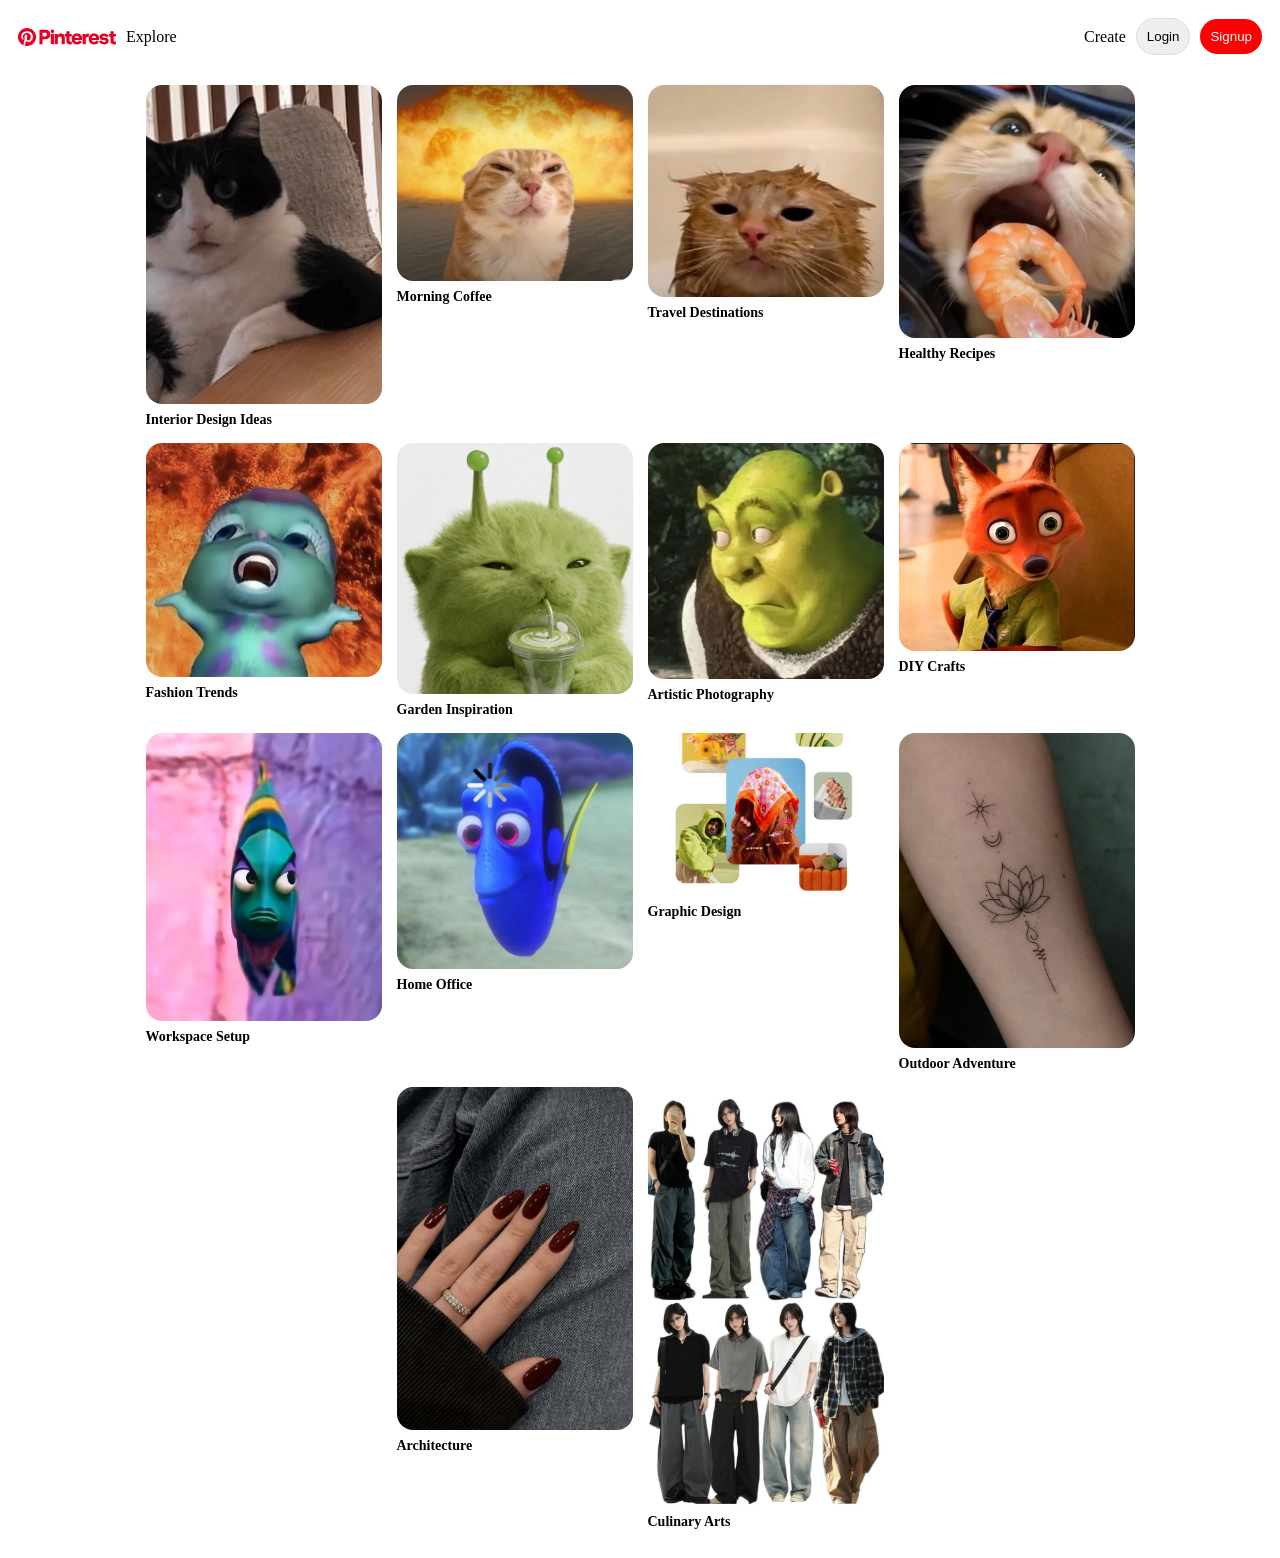
<file: index.html>
<!DOCTYPE html>
<html lang="en">
<head>
    <meta charset="UTF-8">
    <meta name="viewport" content="width=device-width, initial-scale=1.0">
    <title>Pinterest</title>
    <link rel="stylesheet" href="style.css">
    <link rel="stylesheet" href="home.css">
</head>
<body>
    <header>
        <a href="index.html"><img src="assets/logo.svg"/></a>
        <a href="explore.html" class="cursor-pointer">Explore</a>
        <div class="flex-1"></div>
        <a href="create.html" class="cursor-pointer">Create</a>
        <a href="login.html">
            <button class="">Login</button>
        </a>
        <a href="register.html">
            <button class="sign-up-button">Signup</button>
        </a>
    </header>
    
    <main>
        <div class="feed-container">
            <div class="pin">
                <img src="assets/p1.jpg" class="pin-image" />
                <div class="pin-title">Interior Design Ideas</div>
            </div>
            <div class="pin">
                <img src="assets/p2.jpg" class="pin-image" />
                <div class="pin-title">Morning Coffee</div>
            </div>
            <div class="pin">
                <img src="assets/p3.jpg" class="pin-image" />
                <div class="pin-title">Travel Destinations</div>
            </div>
            <div class="pin">
                <img src="assets/p4.jpg" class="pin-image" />
                <div class="pin-title">Healthy Recipes</div>
            </div>
            <div class="pin">
                <img src="assets/p5.jpg" class="pin-image" />
                <div class="pin-title">Fashion Trends</div>
            </div>
            <div class="pin">
                <img src="assets/p6.jpg" class="pin-image" />
                <div class="pin-title">Garden Inspiration</div>
            </div>
            <div class="pin">
                <img src="assets/p7.jpg" class="pin-image" />
                <div class="pin-title">Artistic Photography</div>
            </div>
            <div class="pin">
                <img src="assets/p8.jpg" class="pin-image" />
                <div class="pin-title">DIY Crafts</div>
            </div>
            <div class="pin">
                <img src="assets/p9.jpg" class="pin-image" />
                <div class="pin-title">Workspace Setup</div>
            </div>
            <div class="pin">
                <img src="assets/p10.jpg" class="pin-image" />
                <div class="pin-title">Home Office</div>
            </div>
            <div class="pin">
                <img src="assets/p11.png" class="pin-image" />
                <div class="pin-title">Graphic Design</div>
            </div>
            <div class="pin">
                <img src="assets/pic1.jpg" class="pin-image" />
                <div class="pin-title">Outdoor Adventure</div>
            </div>
            <div class="pin">
                <img src="assets/pic2.jpg" class="pin-image" />
                <div class="pin-title">Architecture</div>
            </div>
            <div class="pin">
                <img src="assets/pic3.jpg" class="pin-image" />
                <div class="pin-title">Culinary Arts</div>
            </div>
        </div>
    </main>
</body>
</html>
</file>
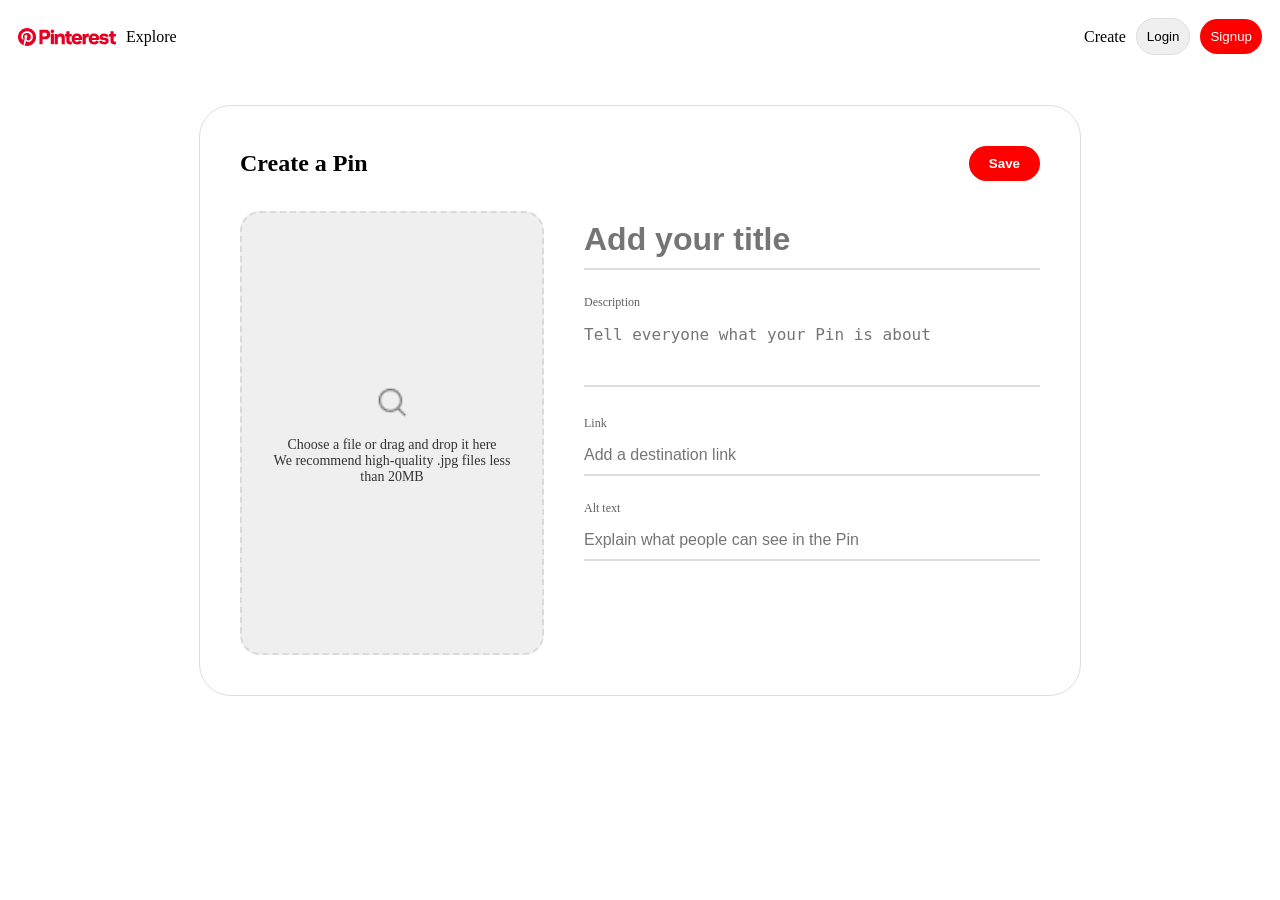
<file: create.html>
<!DOCTYPE html>
<html lang="en">
<head>
    <meta charset="UTF-8">
    <meta name="viewport" content="width=device-width, initial-scale=1.0">
    <title>Create Pin - Pinterest</title>
    <link rel="stylesheet" href="style.css">
    <link rel="stylesheet" href="create.css">
</head>
<body>
    <header>
        <a href="index.html"><img src="assets/logo.svg"/></a>
        <a href="explore.html" class="cursor-pointer">Explore</a>
        <div class="flex-1"></div>
        <a href="create.html" class="cursor-pointer">Create</a>
        <a href="login.html">
            <button class="">Login</button>
        </a>
        <a href="register.html">
            <button class="sign-up-button">Signup</button>
        </a>
    </header>

    <main>
        <div class="create-container">
            <div class="create-header">
                <div class="create-title">Create a Pin</div>
                <button class="save-button">Save</button>
            </div>

            <div class="create-content">
                <div class="upload-column">
                    <div class="upload-box">
                        <img src="assets/search.png" class="upload-icon" />
                        <div class="upload-text">Choose a file or drag and drop it here</div>
                        <div class="upload-text">We recommend high-quality .jpg files less than 20MB</div>
                    </div>
                </div>

                <div class="form-column">
                    <div>
                        <input type="text" class="create-input create-input-large" placeholder="Add your title" />
                    </div>
                    
                    <div>
                        <label class="input-label">Description</label>
                        <textarea class="create-textarea" placeholder="Tell everyone what your Pin is about"></textarea>
                    </div>

                    <div>
                        <label class="input-label">Link</label>
                        <input type="text" class="create-input" placeholder="Add a destination link" />
                    </div>

                    <div>
                        <label class="input-label">Alt text</label>
                        <input type="text" class="create-input" placeholder="Explain what people can see in the Pin" />
                    </div>
                </div>
            </div>
        </div>
    </main>
</body>
</html>
</file>
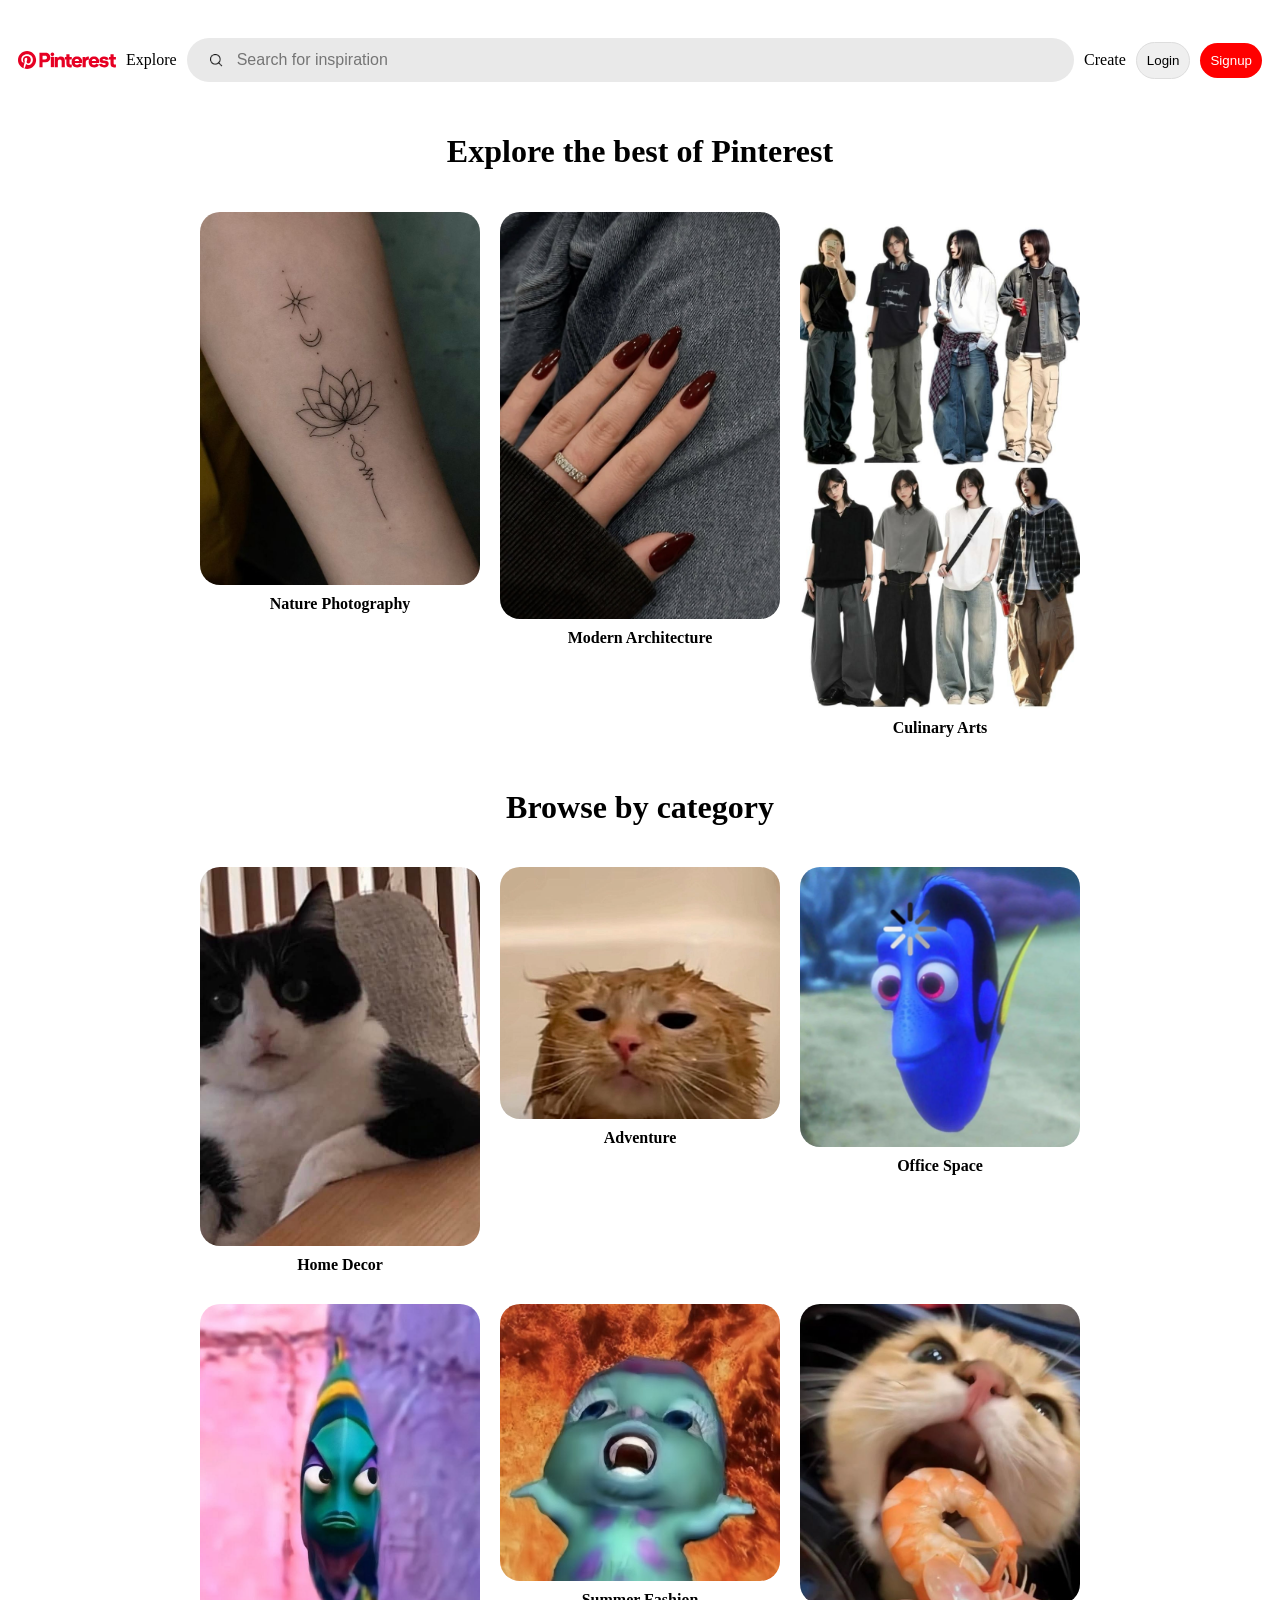
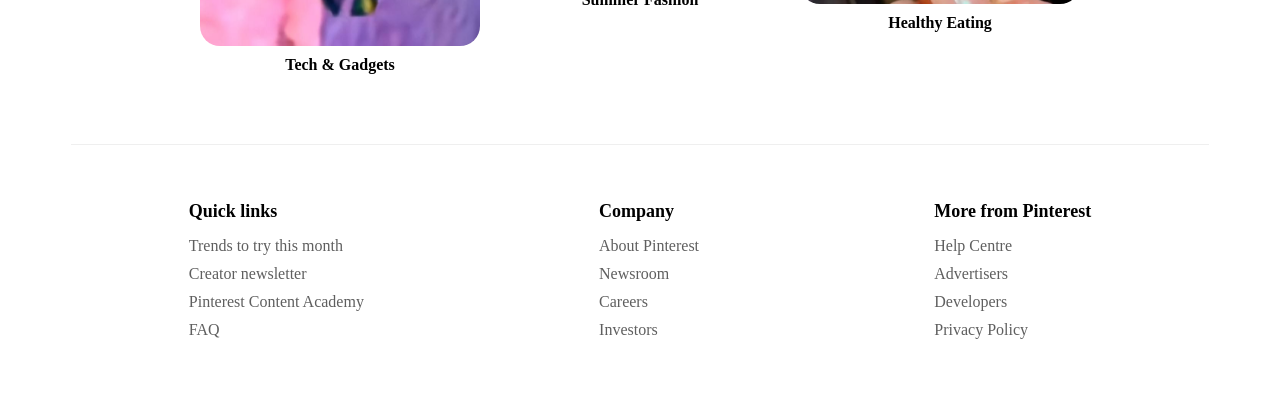
<file: explore.html>
<!DOCTYPE html>
<html lang="en">
<head>
    <meta charset="UTF-8">
    <meta name="viewport" content="width=device-width, initial-scale=1.0">
    <title>Explore - Pinterest</title>
    <link rel="stylesheet" href="style.css">
    <link rel="stylesheet" href="explore.css">
</head>
<body>
    <header>
        <a href="index.html"><img src="assets/logo.svg" /></a>
        <a href="explore.html" class="cursor-pointer">Explore</a>
        <div class="search-box">
            <img src="assets/search.png" class="search-icon" />
            <input type="text" class="search-input" placeholder="Search for inspiration" />
        </div>
        <a href="create.html" class="cursor-pointer">Create</a>
        <a href="login.html">
            <button class="">Login</button>
        </a>
        <a href="register.html">
            <button class="sign-up-button">Signup</button>
        </a>
    </header>

    <main>
        <h1 class="">Explore the best of Pinterest</h1>
        
        <div class="category-container">
            <div class="category-card">
                <img src="assets/pic1.jpg" class="category-image" />
                <div class="category-name">Nature Photography</div>
            </div>
            <div class="category-card">
                <img src="assets/pic2.jpg" class="category-image" />
                <div class="category-name">Modern Architecture</div>
            </div>
            <div class="category-card">
                <img src="assets/pic3.jpg" class="category-image" />
                <div class="category-name">Culinary Arts</div>
            </div>
        </div>

        <h1>Browse by category</h1>
        
        <div class="category-container">
            <div class="category-card">
                <img src="assets/p1.jpg" class="category-image" />
                <div class="category-name">Home Decor</div>
            </div>
            <div class="category-card">
                <img src="assets/p3.jpg" class="category-image" />
                <div class="category-name">Adventure</div>
            </div>
            <div class="category-card">
                <img src="assets/p10.jpg" class="category-image" />
                <div class="category-name">Office Space</div>
            </div>
            <div class="category-card">
                <img src="assets/p9.jpg" class="category-image" />
                <div class="category-name">Tech & Gadgets</div>
            </div>
            <div class="category-card">
                <img src="assets/p5.jpg" class="category-image" />
                <div class="category-name">Summer Fashion</div>
            </div>
            <div class="category-card">
                <img src="assets/p4.jpg" class="category-image" />
                <div class="category-name">Healthy Eating</div>
            </div>
        </div>

        <div class="footer-container">
            <ul class="footer-list">
                <li class="footer-heading"><b>Quick links</b></li>
                <li class="footer-item">Trends to try this month</li>
                <li class="footer-item">Creator newsletter</li>
                <li class="footer-item">Pinterest Content Academy</li>
                <li class="footer-item">FAQ</li>
            </ul>
            <ul class="footer-list">
                <li class="footer-heading"><b>Company</b></li>
                <li class="footer-item">About Pinterest</li>
                <li class="footer-item">Newsroom</li>
                <li class="footer-item">Careers</li>
                <li class="footer-item">Investors</li>
            </ul>
            <ul class="footer-list">
                <li class="footer-heading"><b>More from Pinterest</b></li>
                <li class="footer-item">Help Centre</li>
                <li class="footer-item">Advertisers</li>
                <li class="footer-item">Developers</li>
                <li class="footer-item">Privacy Policy</li>
            </ul>
        </div>
    </main>
</body>
</html>
</file>
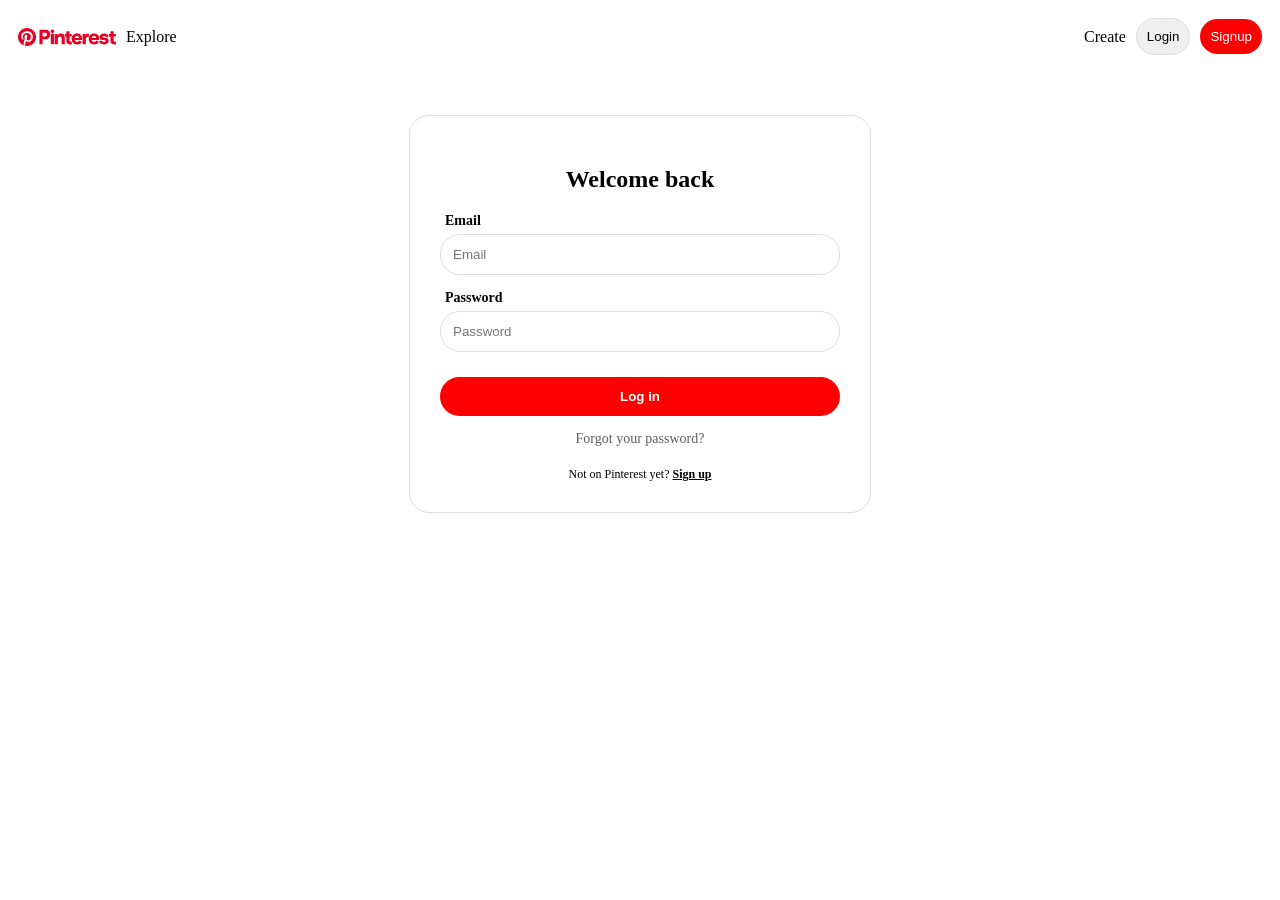
<file: login.html>
<!DOCTYPE html>
<html lang="en">
<head>
    <meta charset="UTF-8">
    <meta name="viewport" content="width=device-width, initial-scale=1.0">
    <title>Login - Pinterest</title>
    <link rel="stylesheet" href="style.css">
    <link rel="stylesheet" href="login.css">
</head>
<body>
    <header>
        <a href="index.html"><img src="assets/logo.svg"/></a>
        <a href="explore.html" class="cursor-pointer">Explore</a>
        <div class="flex-1"></div>
        <a href="create.html" class="cursor-pointer">Create</a>
        <a href="login.html">
            <button class="">Login</button>
        </a>
        <a href="register.html">
            <button class="sign-up-button">Signup</button>
        </a>
    </header>

    <main class="login-main">
        <div class="login-container">
            <h2 class="login-title">Welcome back</h2>
            
            <div class="input-group">
                <label class="input-label">Email</label>
                <input type="email" class="input-field" placeholder="Email" />
            </div>

            <div class="input-group">
                <label class="input-label">Password</label>
                <input type="password" class="input-field" placeholder="Password" />
            </div>

            <button class="login-button">Log in</button>

            <a href="#" class="forgot-password">Forgot your password?</a>

            <div class="register-link-container">
                Not on Pinterest yet? <a href="register.html" class="register-link">Sign up</a>
            </div>
        </div>
    </main>
</body>
</html>
</file>
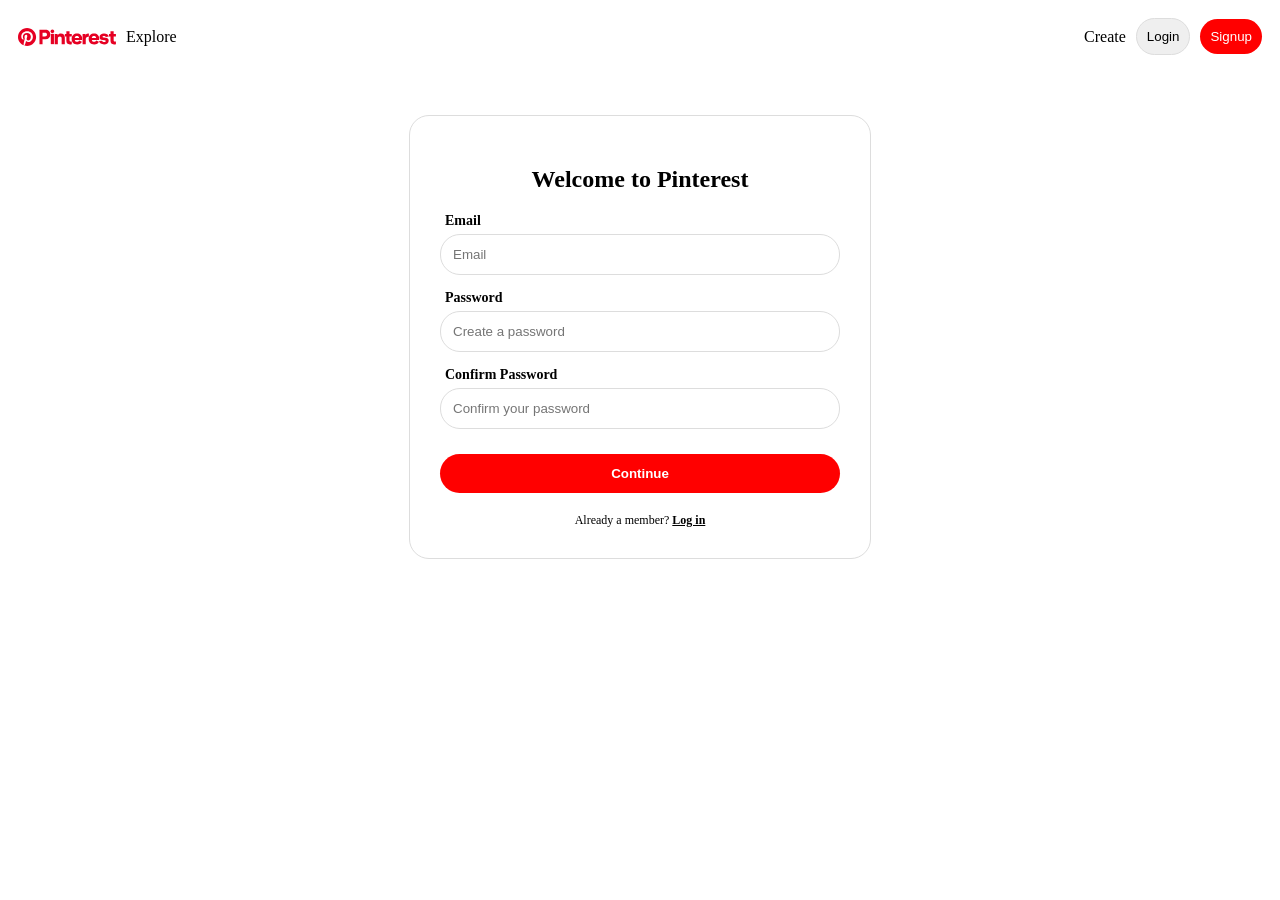
<file: register.html>
<!DOCTYPE html>
<html lang="en">
<head>
    <meta charset="UTF-8">
    <meta name="viewport" content="width=device-width, initial-scale=1.0">
    <title>Sign Up - Pinterest</title>
    <link rel="stylesheet" href="style.css">
    <link rel="stylesheet" href="register.css">
</head>
<body>
    <header>
        <a href="index.html"><img src="assets/logo.svg"/></a>
        <a href="explore.html" class="cursor-pointer">Explore</a>
        <div class="flex-1"></div>
        <a href="create.html" class="cursor-pointer">Create</a>
        <a href="login.html">
            <button class="">Login</button>
        </a>
        <a href="register.html">
            <button class="sign-up-button">Signup</button>
        </a>
    </header>

    <main class="register-main">
        <div class="register-container">
            <h2 class="register-title">Welcome to Pinterest</h2>
            
            <div class="input-group">
                <label class="input-label">Email</label>
                <input type="email" class="input-field" placeholder="Email" />
            </div>

            <div class="input-group">
                <label class="input-label">Password</label>
                <input type="password" class="input-field" placeholder="Create a password" />
            </div>

            <div class="input-group">
                <label class="input-label">Confirm Password</label>
                <input type="password" class="input-field" placeholder="Confirm your password" />
            </div>

            <button class="register-button">Continue</button>

            <div class="login-link-container">
                Already a member? <a href="login.html" class="login-link">Log in</a>
            </div>
        </div>
    </main>
</body>
</html>
</file>
<file: style.css>
.cursor-pointer {
    cursor: pointer;
}

.flex-1 {
    flex-grow: 1;
}

.text-align-center {
    text-align: center;
}

.font-style {
    font-family: 'Segoe UI', Tahoma, Geneva, Verdana, sans-serif;
}

button {
    padding: 10px;
    border-radius: 20px;
    border: 1px solid #ddd;
    cursor: pointer;
    background-color: #efefef;
}

.sign-up-button {
    background-color: red;
    color: white;
    border: none;
}

img {
    display: block;
}

header {
    display: flex;
    align-items: center;
    padding: 10px;
    gap: 10px;
}

h1 {
    text-align: center;
}

main {
    width: 90%;
    margin: auto;
}

a {
    text-decoration: none;
    color: black;
}
</file>
<file: home.css>
.feed-container {
    display: flex;
    flex-wrap: wrap;
    gap: 15px;
    justify-content: center;
    padding: 20px 0;
}

.pin {
    width: 236px;
}

.pin-image {
    width: 100%;
    border-radius: 16px;
}

.pin-title {
    padding-top: 8px;
    font-size: 14px;
    font-weight: bold;
}
</file>
<file: create.css>
.create-container {
    width: 800px;
    margin: 40px auto;
    background-color: white;
    border: 1px solid #ddd;
    border-radius: 32px;
    padding: 40px;
}

.create-header {
    display: flex;
    justify-content: space-between;
    align-items: center;
    margin-bottom: 30px;
}

.create-title {
    font-size: 24px;
    font-weight: bold;
}

.save-button {
    background-color: red;
    color: white;
    border: none;
    padding: 10px 20px;
    border-radius: 20px;
    font-weight: bold;
    cursor: pointer;
}

.create-content {
    display: flex;
    gap: 40px;
}

.upload-column {
    flex: 1;
}

.upload-box {
    background-color: #efefef;
    border: 2px dashed #dadada;
    border-radius: 20px;
    min-height: 400px;
    display: flex;
    flex-direction: column;
    justify-content: center;
    align-items: center;
    text-align: center;
    padding: 20px;
    cursor: pointer;
}

.upload-icon {
    width: 40px;
    height: 40px;
    margin-bottom: 15px;
    opacity: 0.5;
}

.upload-text {
    font-size: 14px;
    color: #333;
}

.form-column {
    flex: 1.5;
    display: flex;
    flex-direction: column;
    gap: 25px;
}

.input-label {
    font-size: 12px;
    color: #5f5f5f;
    margin-bottom: 5px;
    display: block;
}

.create-input {
    width: 100%;
    border: none;
    border-bottom: 2px solid #ddd;
    padding: 10px 0;
    font-size: 16px;
    outline: none;
}

.create-textarea {
    width: 100%;
    border: none;
    border-bottom: 2px solid #ddd;
    padding: 10px 0;
    font-size: 16px;
    outline: none;
    resize: none;
    min-height: 50px;
}

.create-input-large {
    font-size: 32px;
    font-weight: bold;
}
</file>
<file: explore.css>
.search-box {
    display: flex;
    flex-grow: 1;
    padding: 12px 20px;
    background-color: #e9e9e9;
    border-radius: 30px;
    align-items: center;
    margin: 20px 0;
}

.search-icon {
    width: 18px;
    height: 18px;
    margin-right: 10px;
}

.search-input {
    flex-grow: 1;
    border: none;
    outline: none;
    background-color: transparent;
    font-size: 16px;
}

.category-container {
    display: flex;
    flex-wrap: wrap;
    gap: 20px;
    justify-content: center;
    padding: 20px 0;
}

.category-card {
    width: 280px;
}

.category-image {
    width: 100%;
    border-radius: 20px;
}

.category-name {
    text-align: center;
    font-weight: bold;
    padding: 10px 0;
}

.footer-container {
    display: flex;
    justify-content: space-around;
    padding: 40px 0;
    margin-top: 40px;
    border-top: 1px solid #efefef;
}

.footer-list {
    list-style: none;
    padding: 0;
}

.footer-heading {
    margin-bottom: 15px;
    font-size: 18px;
}

.footer-item {
    margin-bottom: 10px;
    color: #5f5f5f;
}
</file>
<file: login.css>
.login-main {
    padding-top: 50px;
    padding-bottom: 50px;
}

.login-container {
   width: 400px;
   margin: auto;
   border-radius: 20px;
   border: 1px solid #ddd;
   padding: 30px;
}

.login-title {
    text-align: center;
    margin-bottom: 20px;
}

.input-group {
    padding-bottom: 15px;
    display: flex;
    flex-direction: column;
    gap: 5px;
}

.input-label {
    padding-left: 5px;
    font-size: 14px;
    font-weight: bold;
}

.input-field {
    outline: none;
    border: 1px solid #ddd;
    padding: 12px;
    border-radius: 20px;
}

.login-button {
    display: block;
    width: 100%;
    border: none;
    background-color: red;
    color: white;
    cursor: pointer;
    padding: 12px;
    border-radius: 20px;
    font-weight: bold;
    margin-top: 10px;
}

.forgot-password {
    display: block;
    text-align: center;
    margin-top: 15px;
    color: #5f5f5f;
    font-size: 14px;
    text-decoration: none;
}

.register-link-container {
    text-align: center;
    margin-top: 20px;
    font-size: 12px;
}

.register-link {
    color: black;
    font-weight: bold;
    text-decoration: underline;
}
</file>
<file: register.css>
.register-main {
    padding-top: 50px;
    padding-bottom: 50px;
}

.register-container {
   width: 400px;
   margin: auto;
   border-radius: 20px;
   border: 1px solid #ddd;
   padding: 30px;
}

.register-title {
    text-align: center;
    margin-bottom: 20px;
}

.input-group {
    padding-bottom: 15px;
    display: flex;
    flex-direction: column;
    gap: 5px;
}

.input-label {
    padding-left: 5px;
    font-size: 14px;
    font-weight: bold;
}

.input-field {
    outline: none;
    border: 1px solid #ddd;
    padding: 12px;
    border-radius: 20px;
}

.register-button {
    display: block;
    width: 100%;
    border: none;
    background-color: red;
    color: white;
    cursor: pointer;
    padding: 12px;
    border-radius: 20px;
    font-weight: bold;
    margin-top: 10px;
}

.login-link-container {
    text-align: center;
    margin-top: 20px;
    font-size: 12px;
}

.login-link {
    color: black;
    font-weight: bold;
    text-decoration: underline;
}
</file>
